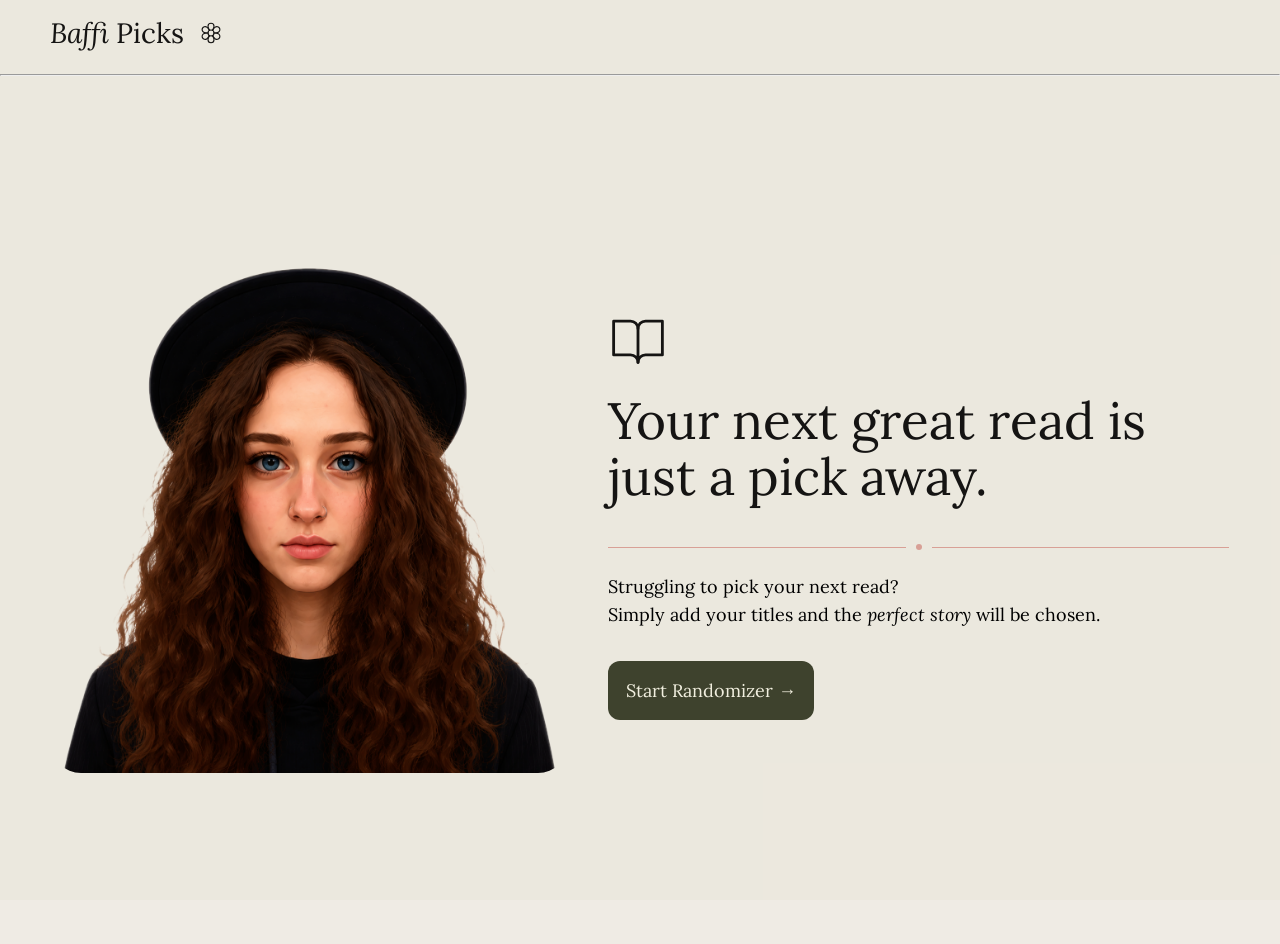
<file: index.html>
<!doctype html>
<html lang="en">
  <head>
    <meta charset="UTF-8" />
    <meta name="viewport" content="width=device-width, initial-scale=1.0" />
    <title>Baffi Picks</title>
    <link rel="stylesheet" href="style.css" />
    <link rel="stylesheet" href="mobile.css" />
    <link rel="preconnect" href="https://fonts.googleapis.com" />
    <link rel="preconnect" href="https://fonts.gstatic.com" crossorigin />
    <link
      href="https://fonts.googleapis.com/css2?family=Lora:ital,wght@0,400..700;1,400..700&display=swap"
      rel="stylesheet"
    />
    <link rel="icon" type="image/png" href="favicon.PNG" />

    <link rel="shortcut icon" href="favicon.ico" type="image/x-icon" />
  </head>
  <body>
    <header class="main-header">
      <div class="logo">
        <span class="logo-text"><i>Baffi</i> Picks</span>
        <svg xmlns="http://www.w3.org/2000/svg" viewBox="0 0 256 256">
          <rect width="256" height="256" fill="none" />
          <circle
            cx="128"
            cy="128"
            r="32"
            fill="none"
            stroke="currentColor"
            stroke-linecap="round"
            stroke-linejoin="round"
            stroke-width="12"
          />
          <path
            d="M111.71,100.45C103.81,85.56,96,67.85,96,56a32,32,0,0,1,64,0c0,11.85-7.81,29.56-15.71,44.45"
            fill="none"
            stroke="currentColor"
            stroke-linecap="round"
            stroke-linejoin="round"
            stroke-width="12"
          />
          <path
            d="M96,128.33c-16.85-.6-36.09-2.69-46.35-8.62a32,32,0,1,1,32-55.42c10.26,5.92,21.7,21.54,30.64,35.83"
            fill="none"
            stroke="currentColor"
            stroke-linecap="round"
            stroke-linejoin="round"
            stroke-width="12"
          />
          <path
            d="M112.29,155.88c-8.94,14.29-20.38,29.91-30.64,35.83a32,32,0,1,1-32-55.42c10.26-5.93,29.5-8,46.35-8.62"
            fill="none"
            stroke="currentColor"
            stroke-linecap="round"
            stroke-linejoin="round"
            stroke-width="12"
          />
          <path
            d="M144.29,155.55C152.19,170.44,160,188.15,160,200a32,32,0,0,1-64,0c0-11.85,7.81-29.56,15.71-44.45"
            fill="none"
            stroke="currentColor"
            stroke-linecap="round"
            stroke-linejoin="round"
            stroke-width="12"
          />
          <path
            d="M160,127.67c16.85.6,36.09,2.69,46.35,8.62a32,32,0,1,1-32,55.42c-10.26-5.92-21.7-21.54-30.64-35.83"
            fill="none"
            stroke="currentColor"
            stroke-linecap="round"
            stroke-linejoin="round"
            stroke-width="12"
          />
          <path
            d="M143.71,100.12c8.94-14.29,20.38-29.91,30.64-35.83a32,32,0,1,1,32,55.42c-10.26,5.93-29.5,8-46.35,8.62"
            fill="none"
            stroke="currentColor"
            stroke-linecap="round"
            stroke-linejoin="round"
            stroke-width="12"
          />
        </svg>
      </div>
    </header>
    <hr />
    <main class="hero-section">
      <div class="hero-content">
        <div class="hero-image-section">
          <img src="/img/baffi-1.PNG" alt="photo girl" class="main-photo" />
        </div>

        <div class="hero-text-content">
          <div class="top-divider">
            <svg
              class="book-icon"
              xmlns="http://www.w3.org/2000/svg"
              viewBox="0 0 256 256"
            >
              <rect width="256" height="256" fill="none" />
              <path
                d="M128,88a32,32,0,0,1,32-32h72V200H160a32,32,0,0,0-32,32"
                fill="none"
                stroke="currentColor"
                stroke-linecap="round"
                stroke-linejoin="round"
                stroke-width="12"
              />
              <path
                d="M24,200H96a32,32,0,0,1,32,32V88A32,32,0,0,0,96,56H24Z"
                fill="none"
                stroke="currentColor"
                stroke-linecap="round"
                stroke-linejoin="round"
                stroke-width="12"
              />
            </svg>
          </div>

          <h1 class="main-title">Your next great read is just a pick away.</h1>

          <div class="elegant-divider">
            <span class="line"></span>
            <span class="dot"></span>
            <span class="line"></span>
          </div>

          <div class="description">
            <p>Struggling to pick your next read?</p>
            <p>
              Simply add your titles and the <i>perfect story</i> will be
              chosen.
            </p>
          </div>

          <div class="button-group">
            <a href="add-books.html" class="main-button"
              >Start Randomizer &rarr;</a
            >
          </div>
        </div>
      </div>
    </main>
  </body>
</html>
</file>
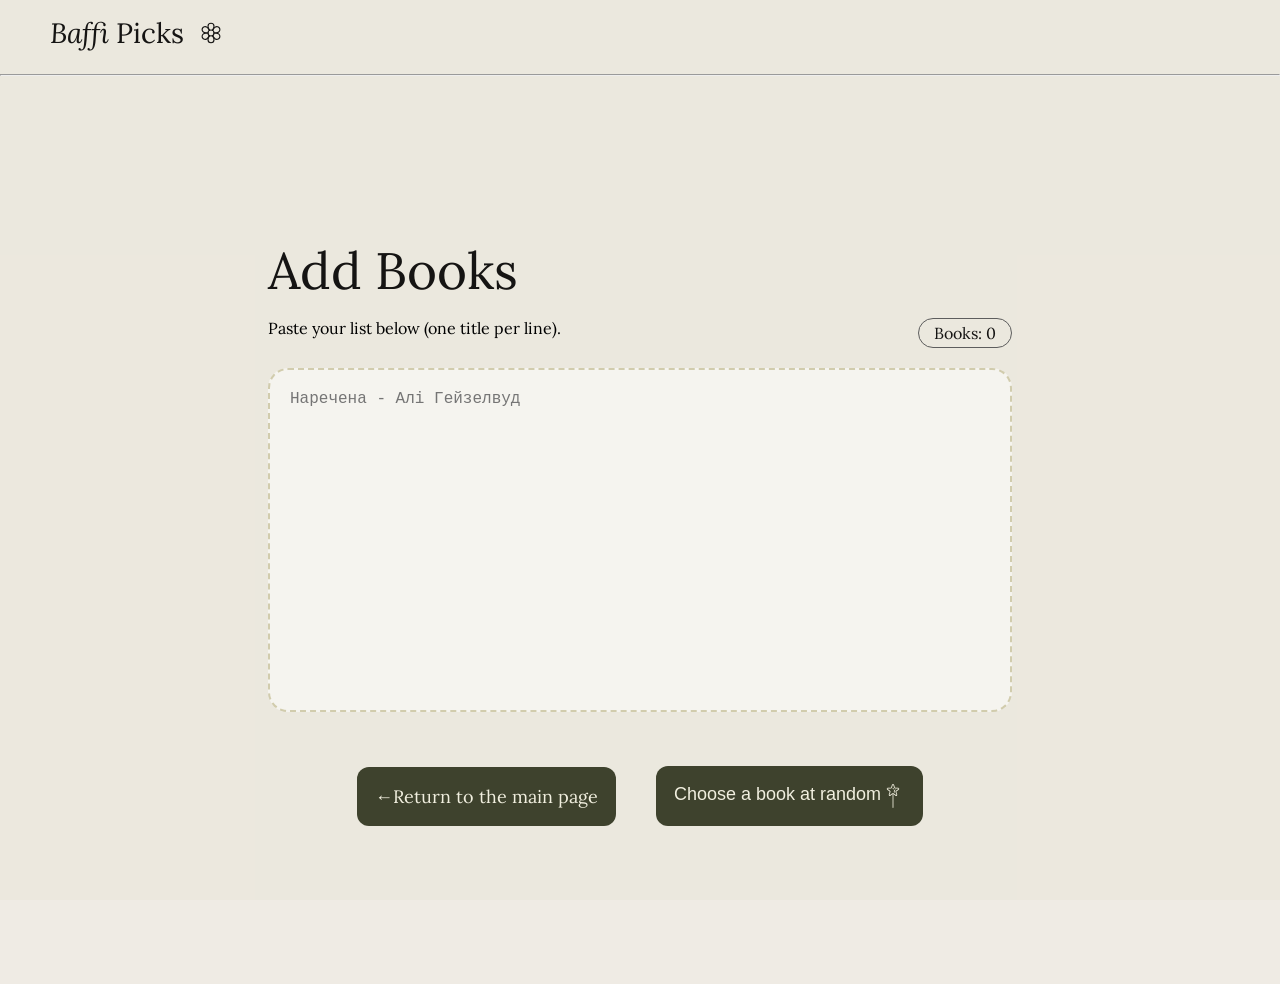
<file: add-books.html>
<!doctype html>
<html lang="en">
  <head>
    <meta charset="UTF-8" />
    <meta name="viewport" content="width=device-width, initial-scale=1.0" />
    <title>Baffi Picks</title>
    <link rel="stylesheet" href="style.css" />
    <link rel="stylesheet" href="mobile.css" />
    <link rel="preconnect" href="https://fonts.googleapis.com" />
    <link rel="preconnect" href="https://fonts.gstatic.com" crossorigin />
    <link
      href="https://fonts.googleapis.com/css2?family=Lora:ital,wght@0,400..700;1,400..700&display=swap"
      rel="stylesheet"
    />
  </head>
  <body>
    <header class="main-header">
      <div class="logo">
        <span class="logo-text"><i>Baffi</i> Picks</span>
        <svg xmlns="http://www.w3.org/2000/svg" viewBox="0 0 256 256">
          <rect width="256" height="256" fill="none" />
          <circle
            cx="128"
            cy="128"
            r="32"
            fill="none"
            stroke="currentColor"
            stroke-linecap="round"
            stroke-linejoin="round"
            stroke-width="12"
          />
          <path
            d="M111.71,100.45C103.81,85.56,96,67.85,96,56a32,32,0,0,1,64,0c0,11.85-7.81,29.56-15.71,44.45"
            fill="none"
            stroke="currentColor"
            stroke-linecap="round"
            stroke-linejoin="round"
            stroke-width="12"
          />
          <path
            d="M96,128.33c-16.85-.6-36.09-2.69-46.35-8.62a32,32,0,1,1,32-55.42c10.26,5.92,21.7,21.54,30.64,35.83"
            fill="none"
            stroke="currentColor"
            stroke-linecap="round"
            stroke-linejoin="round"
            stroke-width="12"
          />
          <path
            d="M112.29,155.88c-8.94,14.29-20.38,29.91-30.64,35.83a32,32,0,1,1-32-55.42c10.26-5.93,29.5-8,46.35-8.62"
            fill="none"
            stroke="currentColor"
            stroke-linecap="round"
            stroke-linejoin="round"
            stroke-width="12"
          />
          <path
            d="M144.29,155.55C152.19,170.44,160,188.15,160,200a32,32,0,0,1-64,0c0-11.85,7.81-29.56,15.71-44.45"
            fill="none"
            stroke="currentColor"
            stroke-linecap="round"
            stroke-linejoin="round"
            stroke-width="12"
          />
          <path
            d="M160,127.67c16.85.6,36.09,2.69,46.35,8.62a32,32,0,1,1-32,55.42c-10.26-5.92-21.7-21.54-30.64-35.83"
            fill="none"
            stroke="currentColor"
            stroke-linecap="round"
            stroke-linejoin="round"
            stroke-width="12"
          />
          <path
            d="M143.71,100.12c8.94-14.29,20.38-29.91,30.64-35.83a32,32,0,1,1,32,55.42c-10.26,5.93-29.5,8-46.35,8.62"
            fill="none"
            stroke="currentColor"
            stroke-linecap="round"
            stroke-linejoin="round"
            stroke-width="12"
          />
        </svg>
      </div>
    </header>
    <hr />
    <main class="add-books-container">
      <div class="bento-input">
        <div class="bento-item">
          <h1 class="page-title">Add Books</h1>
          <div class="input-info">
            <span>Paste your list below (one title per line).</span>
            <span id="book-count">Books: 0</span>
          </div>

          <textarea
            id="books-bulk-input"
            placeholder="Наречена - Алі Гейзелвуд"
          ></textarea>
          <div class="buttons-group">
            <a href="index.html" class="main-button"
              >&larr;Return to the main page
            </a>
            <button class="main-button">
              Choose a book at random
              <svg
                fill="#f1efdf"
                height="200px"
                width="200px"
                version="1.1"
                xmlns="http://www.w3.org/2000/svg"
                viewBox="0 0 463 463"
                xmlns:xlink="http://www.w3.org/1999/xlink"
                enable-background="new 0 0 463 463"
                stroke="#f1efdf"
              >
                <g id="SVGRepo_bgCarrier" stroke-width="0"></g>
                <g
                  id="SVGRepo_tracerCarrier"
                  stroke-linecap="round"
                  stroke-linejoin="round"
                ></g>
                <g id="SVGRepo_iconCarrier">
                  <g>
                    <path
                      d="m349.961,86.067c-2.824-8.69-10.552-14.306-19.69-14.306h-56.269c-2.479,0-4.658-1.584-5.424-3.941l-17.388-53.514c-2.824-8.691-10.553-14.306-19.69-14.306s-16.866,5.615-19.69,14.306l-17.388,53.515c-0.766,2.357-2.946,3.941-5.424,3.941h-56.269c-9.138,0-16.866,5.615-19.69,14.306s0.128,17.776 7.521,23.147l45.522,33.074c2.005,1.457 2.838,4.02 2.072,6.376l-17.388,53.515c-2.824,8.69 0.128,17.776 7.521,23.147 7.392,5.37 16.945,5.37 24.338,0l41.375-30.06v260.233c0,4.142 3.358,7.5 7.5,7.5s7.5-3.358 7.5-7.5v-260.233l41.375,30.061c3.696,2.686 7.932,4.028 12.169,4.028 4.236,0 8.474-1.343 12.169-4.028 7.392-5.371 10.344-14.457 7.521-23.147l-17.388-53.515c-0.766-2.357 0.067-4.92 2.072-6.377l45.522-33.074c7.393-5.371 10.345-14.457 7.521-23.148zm-16.337,11.012l-45.522,33.074c-7.279,5.289-10.301,14.591-7.521,23.147l17.388,53.515c1.188,3.657-1.286,5.805-2.072,6.376-0.787,0.571-3.594,2.259-6.705,0l-45.522-33.073c-7.28-5.29-17.061-5.288-24.338,0l-45.522,33.074c-3.111,2.261-5.918,0.571-6.705,0-0.786-0.571-3.26-2.72-2.072-6.376l17.387-53.516c2.78-8.557-0.242-17.859-7.521-23.147l-45.523-33.073c-3.11-2.26-2.372-5.452-2.072-6.377 0.301-0.924 1.58-3.941 5.424-3.941h56.269c8.997,0 16.91-5.749 19.69-14.306l17.388-53.515c1.189-3.657 4.453-3.941 5.425-3.941s4.236,0.284 5.424,3.941l17.388,53.514c2.78,8.557 10.693,14.306 19.69,14.306h56.269c3.845,0 5.124,3.017 5.424,3.941 0.301,0.925 1.039,4.117-2.071,6.377z"
                    ></path>
                    <path
                      d="m238.553,78.901c-1.408-3.896-5.709-5.912-9.603-4.503-3.896,1.408-5.912,5.708-4.503,9.603 2.184,6.041 5.401,11.563 9.562,16.415 1.483,1.729 3.583,2.617 5.696,2.617 1.728,0 3.465-0.594 4.879-1.807 3.144-2.697 3.507-7.432 0.81-10.576-2.975-3.469-5.276-7.421-6.841-11.749z"
                    ></path>
                    <path
                      d="m267.892,105.317c-11.735,9.128-19.097,22.843-20.198,37.628-0.466,6.26 0.187,12.507 1.938,18.569 0.949,3.284 3.946,5.419 7.202,5.419 0.689,0 1.391-0.096 2.086-0.297 3.979-1.15 6.272-5.308 5.123-9.288-1.255-4.343-1.723-8.814-1.39-13.291 0.787-10.566 6.053-20.371 14.449-26.902 3.27-2.543 3.858-7.255 1.315-10.525-2.542-3.268-7.255-3.857-10.525-1.313z"
                    ></path>
                  </g>
                </g>
              </svg>
            </button>
          </div>
        </div>
      </div>
    </main>
    <script src="add-books.js"></script>
  </body>
</html>
</file>
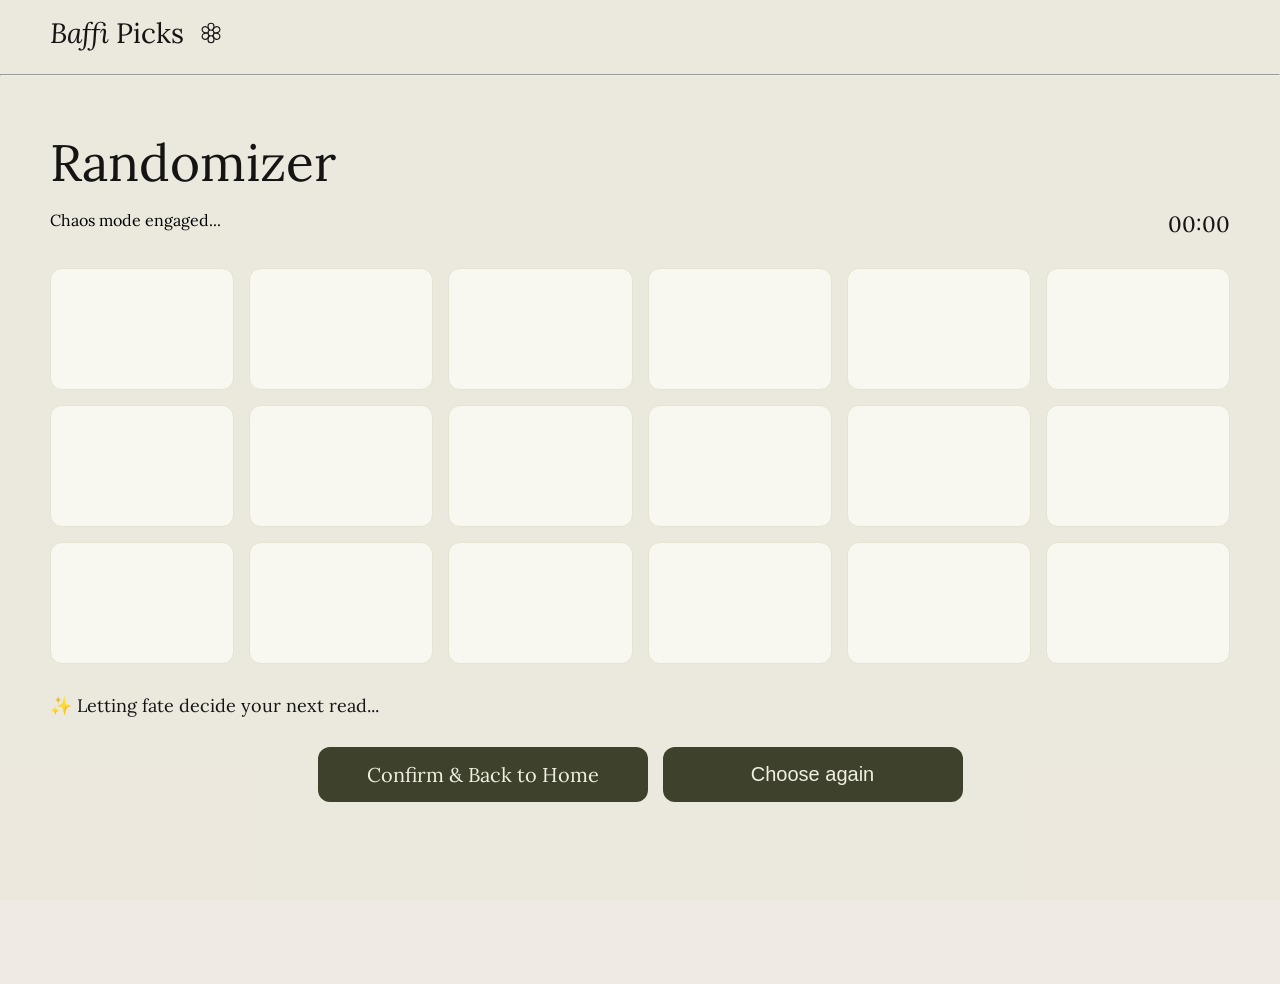
<file: random.html>
<!doctype html>
<html lang="en">
  <head>
    <meta charset="UTF-8" />
    <meta name="viewport" content="width=device-width, initial-scale=1.0" />
    <title>Baffi Picks</title>
    <link rel="stylesheet" href="style.css" />
    <link rel="stylesheet" href="mobile.css" />
    <link rel="preconnect" href="https://fonts.googleapis.com" />
    <link rel="preconnect" href="https://fonts.gstatic.com" crossorigin />
    <link
      href="https://fonts.googleapis.com/css2?family=Lora:ital,wght@0,400..700;1,400..700&display=swap"
      rel="stylesheet"
    />
  </head>
  <body>
    <header class="main-header">
      <div class="logo">
        <span class="logo-text"><i>Baffi</i> Picks</span>
        <svg xmlns="http://www.w3.org/2000/svg" viewBox="0 0 256 256">
          <rect width="256" height="256" fill="none" />
          <circle
            cx="128"
            cy="128"
            r="32"
            fill="none"
            stroke="currentColor"
            stroke-linecap="round"
            stroke-linejoin="round"
            stroke-width="12"
          />
          <path
            d="M111.71,100.45C103.81,85.56,96,67.85,96,56a32,32,0,0,1,64,0c0,11.85-7.81,29.56-15.71,44.45"
            fill="none"
            stroke="currentColor"
            stroke-linecap="round"
            stroke-linejoin="round"
            stroke-width="12"
          />
          <path
            d="M96,128.33c-16.85-.6-36.09-2.69-46.35-8.62a32,32,0,1,1,32-55.42c10.26,5.92,21.7,21.54,30.64,35.83"
            fill="none"
            stroke="currentColor"
            stroke-linecap="round"
            stroke-linejoin="round"
            stroke-width="12"
          />
          <path
            d="M112.29,155.88c-8.94,14.29-20.38,29.91-30.64,35.83a32,32,0,1,1-32-55.42c10.26-5.93,29.5-8,46.35-8.62"
            fill="none"
            stroke="currentColor"
            stroke-linecap="round"
            stroke-linejoin="round"
            stroke-width="12"
          />
          <path
            d="M144.29,155.55C152.19,170.44,160,188.15,160,200a32,32,0,0,1-64,0c0-11.85,7.81-29.56,15.71-44.45"
            fill="none"
            stroke="currentColor"
            stroke-linecap="round"
            stroke-linejoin="round"
            stroke-width="12"
          />
          <path
            d="M160,127.67c16.85.6,36.09,2.69,46.35,8.62a32,32,0,1,1-32,55.42c-10.26-5.92-21.7-21.54-30.64-35.83"
            fill="none"
            stroke="currentColor"
            stroke-linecap="round"
            stroke-linejoin="round"
            stroke-width="12"
          />
          <path
            d="M143.71,100.12c8.94-14.29,20.38-29.91,30.64-35.83a32,32,0,1,1,32,55.42c-10.26,5.93-29.5,8-46.35,8.62"
            fill="none"
            stroke="currentColor"
            stroke-linecap="round"
            stroke-linejoin="round"
            stroke-width="12"
          />
        </svg>
      </div>
    </header>
    <hr />
    <main class="randomizer-container">
      <div class="randomizer-header">
        <div>
          <h1 class="page-title">Randomizer</h1>
          <div class="input-info">
            <span>Chaos mode engaged...</span>
            <span id="random-count">00:00</span>
          </div>
        </div>
        <div class="books-grid" id="books-grid"></div>

        <div class="footer-note">
          <span>✨</span> Letting fate decide your next read...
        </div>
      </div>
      <div class="modal-footer">
        <a href="index.html" class="btn-filled"> Confirm & Back to Home </a>
        <button class="btn-outline">Choose again</button>
      </div>
    </main>

    <script src="random.js"></script>
  </body>
</html>
</file>
<file: style.css>
/* 
================================================================================
   GLOBAL STYLES & FONTS (ЗАГАЛЬНІ СТИЛІ ТА ШРИФТИ)
================================================================================
*/

body, html {
    background-color: #ebe7ddca;
    font-family: "Lora", serif;
    margin: 0;
    padding: 0;
    height: 100%;
    overflow: hidden;
}

a {
    text-decoration: none;
}

/* 
================================================================================
   HEADER (ХЕДЕР ТА ЛОГОТИП)
================================================================================
*/

.main-header {
    display: flex;
    align-items: center;
}

.logo {
    display: flex;
    gap: 15px;
    align-items: center;
    margin-top: 15px;
    margin-bottom: 15px;
    margin-left: 50px;
}

.logo-text {
    text-align: center;
    font-size: 28px;
    color: #151413;
    font-weight: 400;
    white-space: nowrap;
}

.logo svg {
    width: 24px;  
    height: 24px;
    display: block;
    color: #151413;
}

hr {
    width: auto;
}

/* 
================================================================================
   MAIN PAGE - HERO SECTION (ГОЛОВНА СТОРІНКА)
================================================================================
*/

/* Весь головний блок */
.hero-section {
    height: calc(100vh - 80px); 
    display: flex;
    align-items: center;
    justify-content: center;
    padding: 20px;
}

.hero-content {
    display: flex;
    width: 95%;
    height: 90%; 
    max-height: 700px; 
    align-items: center;
    gap: 40px;
}

/* Ліва частина з фото */
.hero-image-section {
    flex: 1;
    height: 100%; 
    display: flex;
    align-items: center;
}

.main-photo {
    width: 100%;
    object-fit: cover; 
    border-radius: 30px;
}

/* Права частина з текстом */
.hero-text-content {
    flex: 1.2; 
    display: flex;
    flex-direction: column;
    justify-content: center;
    height: 100%;
}


/* Стиль для заголовка */
.main-title {
    font-size: clamp(32px, 4vw, 56px);
    line-height: 1.1;
    margin: 0 0 20px 0;
    color: #151413;
    font-weight: 400;
}

.book-icon {
    width: 60px; 
    height: auto;
    margin-bottom: 20px;
    color: #151413;
}

/* Рожевий роздільник */
.elegant-divider {
    display: flex;
    align-items: center;
    width: 100%;
    margin: 20px 0;
}

.line {
    flex-grow: 1;
    height: 1px;
    background-color: #d8a096;
}

.dot {
    width: 6px;
    height: 6px;
    background-color: #d8a096;
    border-radius: 50%;
    margin: 0 10px;
}

/* Текст опису */
.description p {
    font-size: 18px;
    margin: 5px 0;
}

/* Кнопки */
.button-group {
    margin-top: 30px;
    display: flex;
}

.main-button {
    background-color: #3e422d;
    color: #f1efdf;
    padding: 18px;
    border-radius: 12px;
    text-align: center;
    font-size: 18px;
    display: flex;
    justify-content: space-between;
    border: none;

}



/* 
================================================================================
   ADD-BOOKS PAGE (СТОРІНКА ДОДАВАННЯ КНИГ)
================================================================================
*/

.add-books-container {
    display: flex;
    flex-direction: column;
    justify-content: center; 
    align-items: center;   
    padding: 50px;
    box-sizing: border-box;
    min-height: 100vh;
}

.page-title {
    font-size: clamp(32px, 4vw, 56px); 
    line-height: 1.1;
    margin: 0 0 20px 0;
    color: #151413;
    font-weight: 400;
}

#books-bulk-input {
    height: 300px;
    width: 700px;
    margin: 20px 0;
    padding: 20px;
    background: rgba(255, 255, 255, 0.5); 
    border: 2px dashed #d1ccad; 
    border-radius: 20px;
    font-size: 16px;
    color: #5d5d5d;
    resize: none; 
    outline: none;
    transition: border-color 0.3s ease;
}

.buttons-group {
    margin-top: 30px;
    display: flex;
    gap: 40px;
    justify-content: center;
    align-items: center;
}

.buttons-group svg {
    width: 24px;  
    height: 24px;
    display: block;
}

#book-count {
    font-weight: 400;
    color: #151413;
    border-radius: 15px;
    border: 1px solid #5d5d5d;
    padding: 4px 15px 4px 15px;
}

.input-info {
    display: flex;
    justify-content: space-between; 
}

.input-info p {
    font-size: 15px;
    line-height: 1.1;
    margin: 0 0 20px 0;
    color: #151413;
    font-weight: 400;
}

/* 
================================================================================
   RANDOMIZER PAGE (СТОРІНКА РАНДОМАЙЗЕРА)
================================================================================
*/

.randomizer-container {
    align-items: center;   
    padding: 50px;
    box-sizing: border-box;
    min-height: 100vh;
}

.books-grid {
    display: grid;
    grid-template-columns: repeat(6, 1fr); 
    gap: 15px; /* Відступи між картками */
    margin: 30px 0;
}

.book-card {
    background-color: #f9f8f0; 
    border: 1px solid #e5e3d1;
    border-radius: 12px;
    height: 100px;
    display: flex;
    align-items: center;
    justify-content: center;
    text-align: center;
    padding: 10px;
    font-family: 'Lora', serif;
    font-size: 14px;
    color: #4a4a3a;
    transition: all 0.3s ease;
}

/* Стиль для обраної (активної) картки */
.book-card.active {
    background-color: #3e422d; 
    color: #f1efdf;
    position: relative;
    transform: scale(1.05); 
    box-shadow: 0 10px 20px rgba(0,0,0,0.1);
}

#random-count {
    font-weight: 400;
    color: #151413;
    font-size: 22px;
}

.footer-note {
    font-weight: 400;
    color: #151413;
    font-size: 18px;  
}

/* 
================================================================================
   MODAL WINDOW (МОДАЛЬНЕ ВІКНО РЕЗУЛЬТАТУ)
================================================================================
*/



/* Кнопки внизу */
.modal-footer {
    display: flex;
    gap: 15px;
    justify-content: center;
    margin: 30px 0 30px 0;
}

.btn-filled {
    width: 300px;
    padding: 15px;
    background: #3e422d; 
    color: #f1efdf;
    border: none;
    border-radius: 12px;
    cursor: pointer;
    text-align: center;
    font-size: 20px;
    font-weight: 400;
}

.btn-outline {
    width: 300px;
    padding: 15px;
    background: #3e422d; 
    color: #f1efdf;
    border: none;
    border-radius: 12px;
    cursor: pointer;
    text-align: center;
    font-size: 20px;
    font-weight: 400;
}






.main-button:visited, 
.main-button:active, 
.main-button:hover {
    color: #f1efdf;
    text-decoration: none;
}
</file>
<file: mobile.css>
@media screen and (max-width: 767px) {
    
    /* 1. Дозволяємо всьому контенту скролитися */
    html, body {
        height: auto !important; 
        overflow-y: auto !important;
    }
    .main-header {
    justify-content: center;

}
   .logo {
    margin: 20px 0 0 0;
   }

    /* 2. Головна секція (Hero) */
    .hero-content {
        display: flex;
        flex-direction: column;
        width: 100%;
        height: auto !important; 
        min-height: 100vh;
        gap: 20px;
        padding: 20px;
        align-items: center;
        text-align: center;
    }

    /* 3. Фото дівчини */
    .hero-image-section {
        width: 100%;
        max-width: 320px; 
        height: auto !important;
    }

    .hero-image-section img {
        width: 100%;
        height: auto;
        object-fit: cover;
        border-radius: 0 0 40px 40px; 
    }

    /* 4. Текст (Заголовок) */
    .hero-text-content {
        width: 100%;
        padding: 0 10px;
    }

    .main-title {
        font-size: 32px !important;
        line-height: 1.2;
    }

    /* 5. Кнопки та описи */
    .description {
        font-size: 16px;
        margin-bottom: 25px;
    }
.button-group {
    justify-content: center;
}
    .main-button {
        width: 350px; 
        padding: 16px !important;
        font-size: 18px !important;
        margin-bottom: 20px;   
        justify-content: center;
     }




 .add-books-container {
        display: block !important; 
        padding: 80px 20px 40px 20px !important; 
        min-height: 100vh;
    }


    .bento-input, .bento-item {
        display: block !important;
        width: 100% !important;
        height: auto !important;
    }

    /* 4. Заголовок "Add Books" */
    .page-title {
        font-family: 'Lora', serif; /* Твій шрифт */
        font-size: 36px !important;
        margin-bottom: 10px !important;
        text-align: left;
    }

    /* 5. Інфо-рядок  */
    .input-info {
        display: flex;
        justify-content: space-between;
        align-items: flex-start;
        margin-bottom: 15px;
        font-size: 14px;
        gap: 10px;
    }

    .input-info span:first-child {
        opacity: 0.8;
        line-height: 1.3;
    }

    #book-count {
        border: 1px solid #151413;
        border-radius: 20px;
        padding: 2px 12px;
        white-space: nowrap;
    }


    #books-bulk-input {
        width: 100% !important;
        height: 380px !important;
        background-color: transparent !important;
        border: 2px dashed #d1ccad !important;
        border-radius: 24px !important;
        padding: 20px !important;
        font-family: 'Lora', serif;
        font-size: 16px;
        outline: none;
        resize: none;
        margin-bottom: 25px !important;
        box-sizing: border-box;
    }


    .buttons-group {
        display: flex;
        flex-direction: column !important; 
        gap: 15px;
    }

    /* 8. Стиль кнопок */
    .main-button {
        width: 100% !important;
        height: auto !important;
        padding: 16px !important;
        border-radius: 14px !important;
        font-size: 16px !important;
        display: flex;
        justify-content: center;
        align-items: center;
        gap: 10px;
        text-decoration: none;
        box-sizing: border-box;
    }


    button.main-button {

        order: 1; 
    }

   
    a.main-button {

        order: 2; 
    }


    button.main-button svg {
        width: 24px !important;
        height: 24px !important;
    }
    /* 6. Сітка рандомайзера  */
    .books-grid {
        grid-template-columns: repeat(2, 1fr) !important;
        gap: 15px;
        width: 100%;
        height: auto !important;
    }


    hr {
        width: 100%;
        margin: 20px 0;
    }
}
</file>
